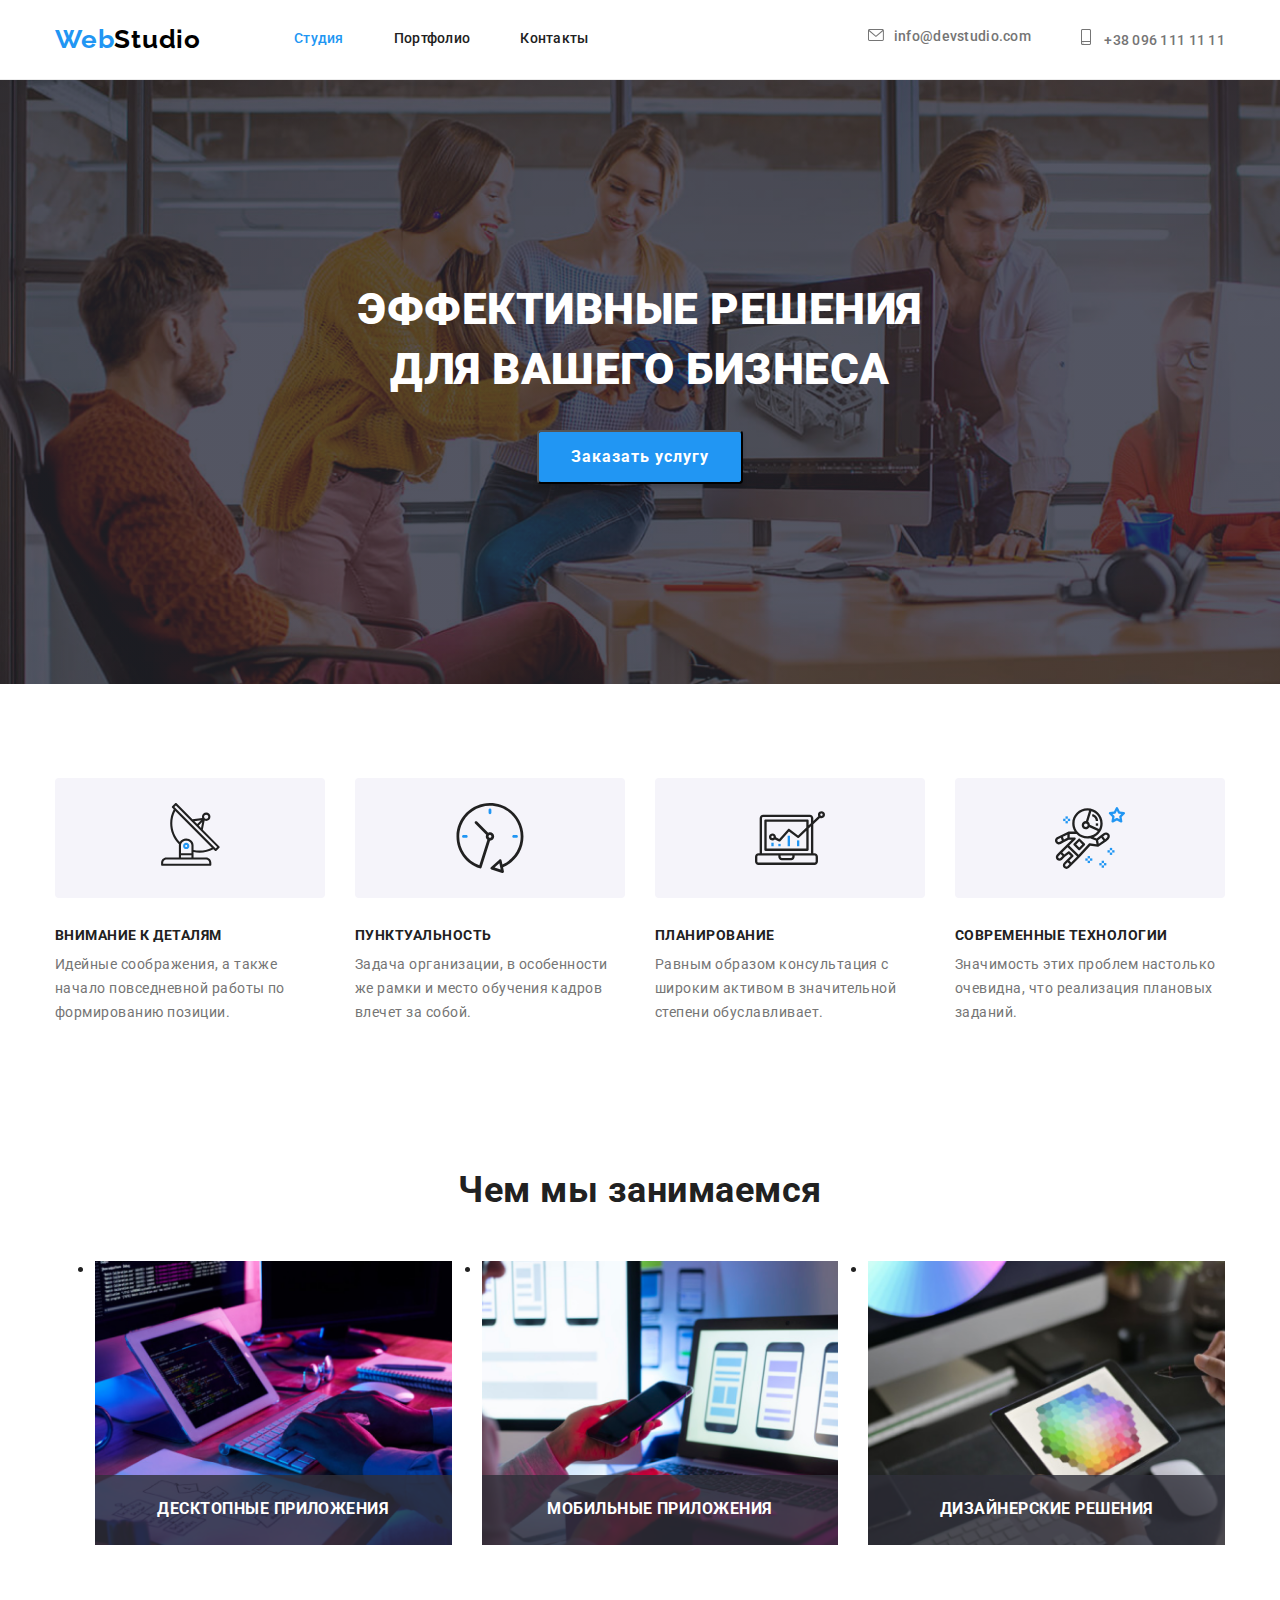
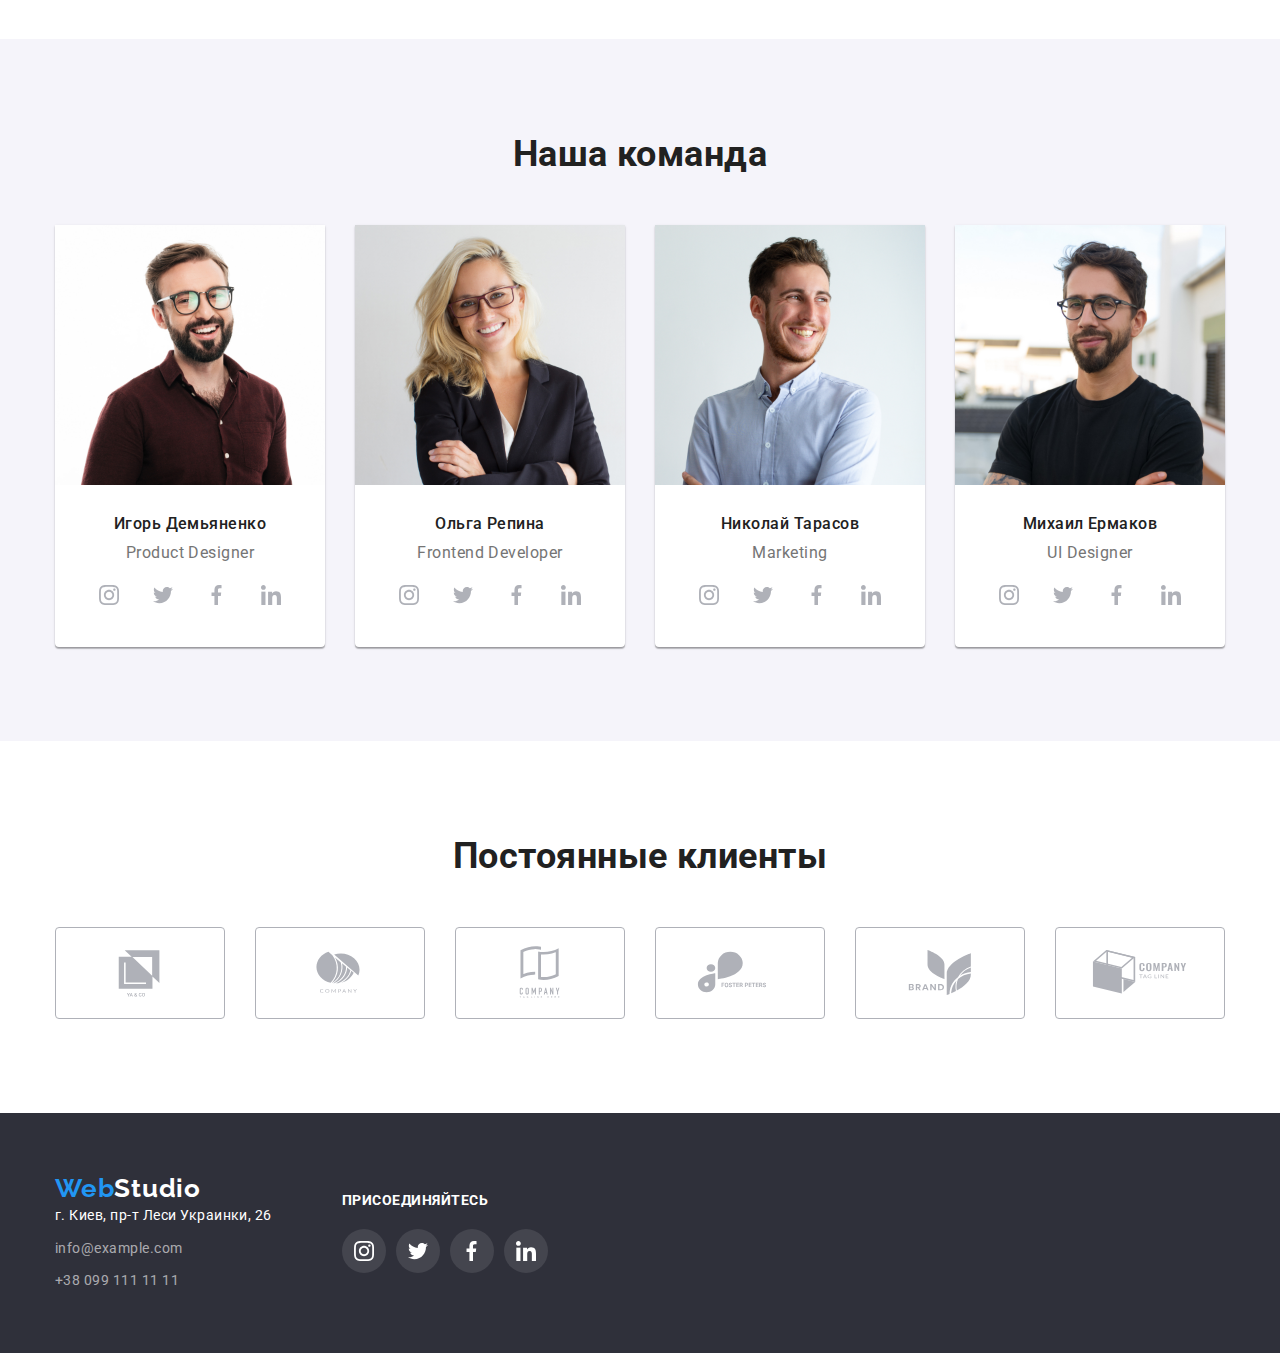
<file: index.html>
<!DOCTYPE html>
<html lang="ru">

<head>
    <meta charset="UTF-8" />
    <meta http-equiv="X-UA-Compatible" content="IE=edge" />
    <meta name="viewport" content="width=device-width, initial-scale=1.0" />
    <title>Главная</title>
    <link rel="preconnect" href="https://fonts.gstatic.com" />
    <link
        href="https://fonts.googleapis.com/css2?family=Raleway:wght@700&family=Roboto:wght@400;500;700;900&display=swap"
        rel="stylesheet" />
    <link rel="stylesheet"
        href="https://cdnjs.cloudflare.com/ajax/libs/modern-normalize/1.0.0/modern-normalize.min.css" />
    <link rel="stylesheet" href="css/styles.css" />
</head>

<body>
    <!--Шапка-->
    <header class="header">
        <div class="container nav">
            <nav class="site-nav">
                <a class="logo tekst-decor" href="index.html">
                    <span class="logo Web">Web</span>Studio
                </a>
                <ul class="nav-list">
                    <li class="item"><a class="nav-link current" href="./index.html">Студия</a></li>
                    <li class="item"><a class="nav-link" href="./portfolio.html">Портфолио</a></li>
                    <li class="item"><a class="nav-link" href="">Контакты</a></li>
                </ul>
            </nav>
            <ul class="header-contacts">
                <li class="item">
                    <a class="contacts-link" href="mailto:info@devstudio.com" lang="en"><svg class="contacts-icon" width="16" height="12">
                        <use href="./imj/symbol-defs.svg#icon-envelope"></use>
                    </svg>info@devstudio.com</a>
                </li>
                <li class="item">
                    <a class="contacts-link" href="tel:+380961111111"><svg class="contacts-icon" width="10" height="16">
                        <use href="./imj/symbol-defs.svg#icon-smartphone"></use>
              </svg>
                    </svg>+38 096 111 11 11</a>
                </li>
            </ul>
        </div>
    </header>
    <!--Уникальный контент-->
    <main>
        <!--Герой-->
        <section class="hero">
            <h1 class="hero-title">
                Эффективные решения<br />
                для вашего бизнеса
            </h1>
            <button class="button" type="button" data-modal-open >Заказать услугу</button>
        </section>
        <!--Особенности-->
        <section class="section features-section">
            <div class="container">
                <h2 class="visually-hidden">Особенности</h2>
                <ul class="features-list">
                    <li class="item">
                        <div class="feature">
                            <svg class="antenna" width="70" height="70">
                                <use href="./imj/icon.svg#icon-antenna-1"></use>
                            </svg>
                        </div>
                        <h3 class="features-header">Внимание к деталям</h3>
                        <p class="features-text">
                            Идейные соображения, а также начало повседневной работы по формированию позиции.
                        </p>
                    </li>
                    <li class="item">
                        <div class="feature">
                            <svg width="70" height="70">
                                <use href="./imj/icon.svg#icon-clock-1"></use>
                            </svg>
                        </div>
                        <h3 class="features-header">Пунктуальность</h3>
                        <p class="features-text">
                            Задача организации, в особенности же рамки и место обучения кадров влечет за собой.
                        </p>
                    </li>
                    <li class="item">
                        <div class="feature">
                            <svg width="70" height="70">
                                <use href="./imj/icon.svg#icon-diagram-1"></use>
                            </svg>
                        </div>
                        <h3 class="features-header">Планирование</h3>
                        <p class="features-text">
                            Равным образом консультация с широким активом в значительной степени обуславливает.
                        </p>
                    </li>
                    <li class="item">
                        <div class="feature">
                            <svg width="70" height="70">
                                <use href="./imj/icon.svg#icon-astronaut-1"></use>
                            </svg>
                        </div>
                        <h3 class="features-header">Современные технологии</h3>
                        <p class="features-text">
                            Значимость этих проблем настолько очевидна, что реализация плановых заданий.
                        </p>
                    </li>
                </ul>
            </div>
        </section>
        <!--Чем мы занимаемся-->
        <section class="section">
            <div class="container">
                <h2 class="occupation-heading">Чем мы занимаемся</h2>
                <ul class="occupation-list">
                    <li class="occupation-item">
                        <img class="occupation-image" width="370" height="294" src="./imj/sprawa/img.png"
                            alt="Работа за ноутбуком" />
                        <div class="occupation-description">
                            <p>Десктопные приложения</p>
                        </div>
                    </li>
                    <li class="occupation-item">
                        <img class="occupation-image" width="370" height="294" src="./imj/sprawa/img-1.png"
                            alt="UX дизайн мобильного макета" />
                        <div class="occupation-description">
                            <p>Мобильные приложения</p>
                        </div>
                    </li>
                    <li class="occupation-item">
                        <img class="occupation-image" width="370" height="294" src="./imj/sprawa/img-2.png"
                            alt="Работа с цветовой палитрой" />
                        <div class="occupation-description">
                            <p>Дизайнерские решения</p>
                        </div>
                    </li>
                </ul>
            </div>
        </section>
        <!--Наша команда-->
    <section class="team section">
        <div class="container">
            <h2 class="team-header">Наша команда</h2>
            <ul class="team-list">
                <li class="item">
                    <img src="./imj/pipol/img1.jpg" alt="Игорь Демьяненко" width="270" height="260" />
                    <div class="card-thumb">
                        <h3 class="team-member">Игорь Демьяненко</h3>
                        <p class="member-post" lang="en">Product Designer</p>
                        <ul class="social-list">
                            <li class="social-item">
                                <a class="social-link" href="">
                                    <svg width="20" height="20">
                                        <use href="./imj/social.svg#icon-instagram-2-1"></use>
                                    </svg>
                                </a>
                            </li>
                            <li class="social-item">
                                <a class="social-link" href="">
                                    <svg width="20" height="20">
                                        <use href="./imj/symbol-defs.svg#icon-twitter"></use>
                                    </svg>
                                </a>
                            </li>
                            <li class="social-item">
                                <a class="social-link" href="">
                                    <svg width="20" height="20">
                                        <use href="./imj/social.svg#icon-Vector-1"></use>
                                    </svg>
                                </a>
                            </li>
                            <li class="social-item">
                                <a class="social-link" href="">
                                    <svg width="20" height="20">
                                        <use href="./imj/social.svg#icon-linkedin-1-1"></use>
                                    </svg>
                                </a>
                            </li>
                        </ul>
                    </div>
                </li>
    
                <li class="item">
                    <img src="./imj/pipol/img(1).jpg" alt="Ольга Репина" width="270" height="260" />
                    <div class="card-thumb">
                        <h3 class="team-member">Ольга Репина</h3>
                        <p class="member-post" lang="en">Frontend Developer</p>
                        <ul class="social-list">
                            <li class="social-item">
                                <a class="social-link" href="">
                                    <svg width="20" height="20">
                                        <use href="./imj/social.svg#icon-instagram-2-1"></use>
                                    </svg>
                                </a>
                            </li>
                            <li class="social-item">
                                <a class="social-link" href="">
                                    <svg width="20" height="20">
                                        <use href="./imj/symbol-defs.svg#icon-twitter"></use>
                                    </svg>
                                </a>
                            </li>
                            <li class="social-item">
                                <a class="social-link" href="">
                                    <svg width="20" height="20">
                                        <use href="./imj/social.svg#icon-Vector-1"></use>
                                    </svg>
                                </a>
                            </li>
                            <li class="social-item">
                                <a class="social-link" href="">
                                    <svg width="20" height="20">
                                        <use href="./imj/social.svg#icon-linkedin-1-1"></use>
                                    </svg>
                                </a>
                            </li>
                        </ul>
                    </div>
                </li>
    
                <li class="item">
                    <img src="./imj/pipol/img(2).jpg" alt="Николай Тарасов" width="270" height="260" />
                    <div class="card-thumb">
                        <h3 class="team-member">Николай Тарасов</h3>
                        <p class="member-post" lang="en">Marketing</p>
                        <ul class="social-list">
                            <li class="social-item">
                                <a class="social-link" href="">
                                    <svg width="20" height="20">
                                        <use href="./imj/social.svg#icon-instagram-2-1"></use>
                                    </svg>
                                </a>
                            </li>
                            <li class="social-item">
                                <a class="social-link" href="">
                                    <svg width="20" height="20">
                                        <use href="./imj/symbol-defs.svg#icon-twitter"></use>
                                    </svg>
                                </a>
                            </li>
                            <li class="social-item">
                                <a class="social-link" href="">
                                    <svg width="20" height="20">
                                        <use href="./imj/social.svg#icon-Vector-1"></use>
                                    </svg>
                                </a>
                            </li>
                            <li class="social-item">
                                <a class="social-link" href="">
                                    <svg width="20" height="20">
                                        <use href="./imj/social.svg#icon-linkedin-1-1"></use>
                                    </svg>
                                </a>
                            </li>
                        </ul>
                    </div>
                </li>
    
                <li class="item">
                    <img src="./imj/pipol/img(3).jpg" alt="Михаил Ермаков" width="270" height="260" />
                    <div class="card-thumb">
                        <h3 class="team-member">Михаил Ермаков</h3>
                        <p class="member-post" lang="en">UI Designer</p>
                        <ul class="social-list">
                            <li class="social-item">
                                <a class="social-link" href="">
                                    <svg width="20" height="20">
                                        <use href="./imj/social.svg#icon-instagram-2-1"></use>
                                    </svg>
                                </a>
                            </li>
                            <li class="social-item">
                                <a class="social-link" href="">
                                    <svg width="20" height="20">
                                        <use href="./imj/symbol-defs.svg#icon-twitter"></use>
                                    </svg>
                                </a>
                            </li>
                            <li class="social-item">
                                <a class="social-link" href="">
                                    <svg width="20" height="20">
                                        <use href="./imj/social.svg#icon-Vector-1"></use>
                                    </svg>
                                </a>
                            </li>
                            <li class="social-item">
                                <a class="social-link" href="">
                                    <svg width="20" height="20">
                                        <use href="./imj/social.svg#icon-linkedin-1-1"></use>
                                    </svg>
                                </a>
                            </li>
                        </ul>
                    </div>
                </li>
            </ul>
        </div>
    </section>
    <!-- Постоянные клиенты -->
    <section class="clients section">
        <div class="container">
            <h2 class="clients-header">Постоянные клиенты</h2>
            <ul class="clients-list">
                <li class="clients-item">
                    <a class="clients-link" href="">
                        <svg width="106" height="60">
                            <use href="./imj/symbol-defs.svg#icon-ya-do"></use>
                        </svg>
                    </a>
                </li>
    
                <li class="clients-item">
                    <a class="clients-link" href="">
                        <svg width="106" height="60">
                            <use href="./imj/symbol-defs.svg#icon-comp"></use>
                        </svg>
                    </a>
                </li>
    
                <li class="clients-item">
                    <a class="clients-link" href="">
                        <svg width="106" height="60">
                            <use href="./imj/symbol-defs.svg#Logo-1"></use>
                        </svg>
                    </a>
                </li>
    
                <li class="clients-item">
                    <a class="clients-link" href="">
                        <svg width="106" height="60">
                            <use href="./imj/symbol-defs.svg#icon-foster"></use>
                        </svg>
                    </a>
                </li>
    
                <li class="clients-item">
                    <a class="clients-link" href="">
                        <svg width="106" height="60">
                            <use href="./imj/symbol-defs.svg#icon-brand"></use>
                        </svg>
                    </a>
                </li>
    
                <li class="clients-item">
                    <a class="clients-link" href="">
                        <svg width="106" height="60">
                            <use href="./imj/symbol-defs.svg#icon-teg-line-comp"></use>
                        </svg>
                    </a>
                </li>
            </ul>
        </div>
    </section>
    </main>
    <!--Футер-->
<footer class="footer">
    <div class="footer-container container">
        <div class="footer-address-container">
        <a class="logo tekst-decor" href="index.html">
            <span class="logo Web">Web</span><span class="studio-futer logo tekst-decor">Studio</span>
        </a>
            <address class="address">
                <ul class="footer-list">
                    <li class="item">
                        <a class="map" href="https://goo.gl/maps/ndfTdwWSWEVe3gq89" rel="nofollow norefferer noopener"
                            target="_blank">г. Киев, пр-т Леси Украинки, 26</a>
                    </li>
                    <li class="item" lang="en">
                        <a class="link" href="mailto:info@example.com">info@example.com</a>
                    </li>
                    <li class="item"><a class="link" href="tel:+380991111111">+38 099 111 11 11</a></li>
                </ul>
            </address>
        </div>
    <div class="footer-social-container">
        <h2 class="footer-social-header">присоединяйтесь</h2>
        <ul class="footer-social-list">
            <li class="footer-social-item">
                <a class="footer-social-link" href="">
                    <svg width="20" height="20">
                        <use href="./imj/social.svg#icon-instagram-2-1"></use>
                    </svg>
                </a>
            </li>
    
            <li class="footer-social-item">
                <a class="footer-social-link" href="">
                    <svg width="20" height="20">
                        <use href="./imj/symbol-defs.svg#icon-twitter"></use>
                    </svg>
                </a>
            </li>
    
            <li class="footer-social-item">
                <a class="footer-social-link" href="">
                    <svg width="20" height="20">
                        <use href="./imj/social.svg#icon-Vector-1"></use>
                    </svg>
                </a>
            </li>
    
            <li class="footer-social-item">
                <a class="footer-social-link" href="">
                    <svg width="20" height="20">
                        <use href="./imj/social.svg#icon-linkedin-1-1"></use>
                    </svg>
                </a>
            </li>
        </ul>
    </div>
</footer>
<!--Модальное окно-->
<div class="backdrop-filter backdrop-filter__is-hidden" data-modal>
    <div class="form-modal">
        <button class="close-button" data-modal-close>
            <svg class="close-icon" width="11" height="11">
                <use href="./imj/croses.svg#icon-croses"></use>
            </svg>
        </button>
    </div>
<script src="./js/modal.js"></script>
</body>

</html>
</file>
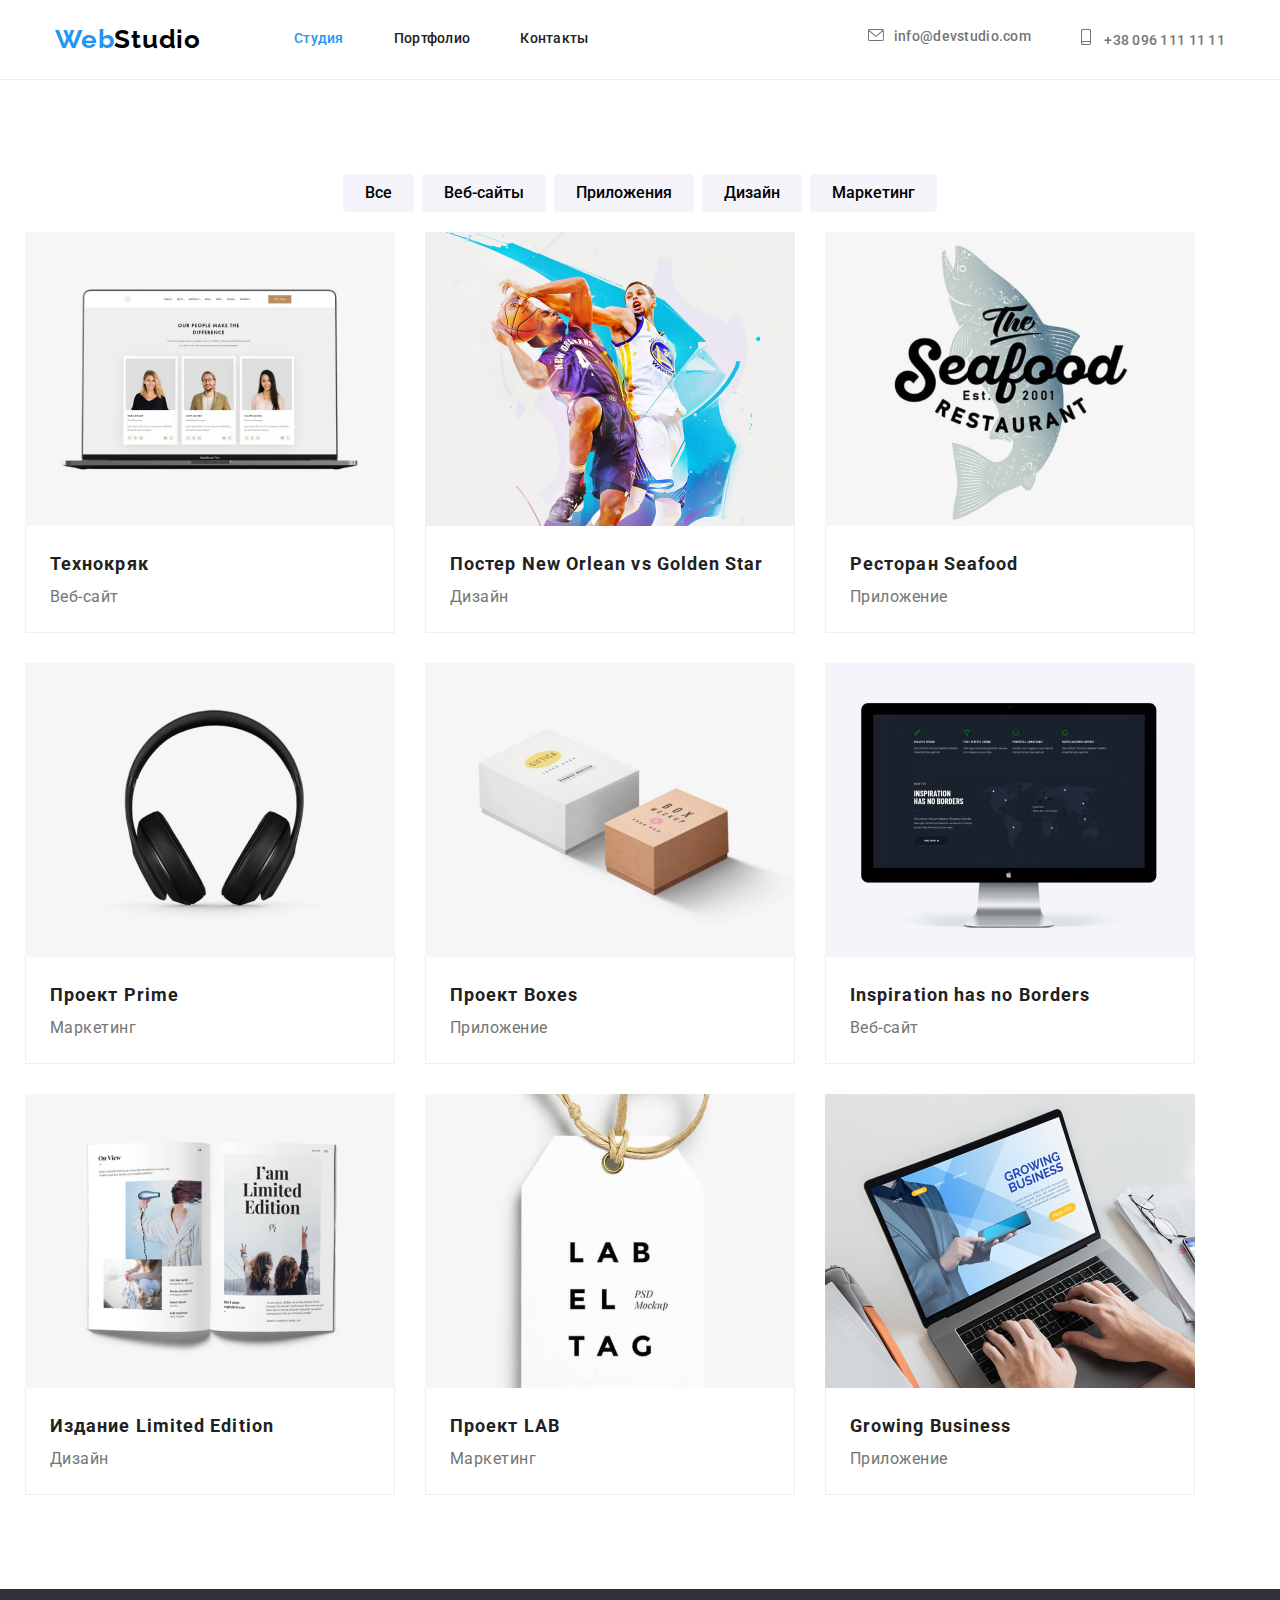
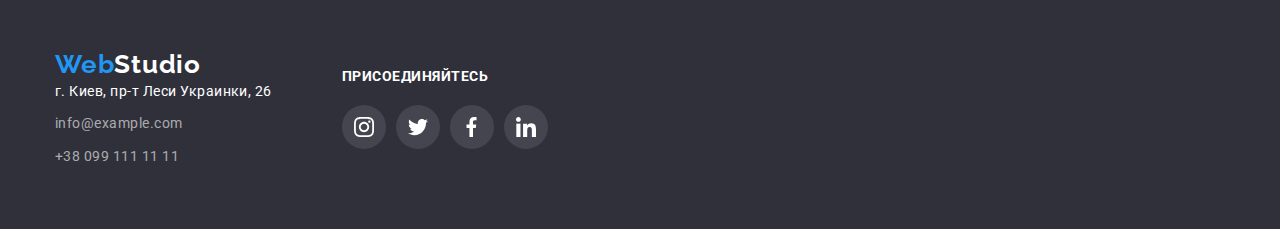
<file: portfolio.html>
<!DOCTYPE html>
<html lang="ru">
  <head>
    <meta charset="UTF-8" />
    <meta http-equiv="X-UA-Compatible" content="IE=edge" />
    <meta name="viewport" content="width=device-width, initial-scale=1.0" />
    <title>Портфолио</title>
    <link rel="preconnect" href="https://fonts.gstatic.com" />
    <link
      href="https://fonts.googleapis.com/css2?family=Raleway:wght@700&family=Roboto:wght@400;500;700;900&display=swap"
      rel="stylesheet"
    />
    <link
      rel="stylesheet"
      href="https://cdnjs.cloudflare.com/ajax/libs/modern-normalize/1.0.0/modern-normalize.min.css"
    />
    <link rel="stylesheet" href="css/styles.css" />
</head>
<!--Шапка-->
<header class="header">
    <div class="container nav">
        <nav class="site-nav">
            <a class="logo tekst-decor" href="index.html">
                <span class="logo Web">Web</span>Studio
            </a>
            <ul class="nav-list">
                <li class="item"><a class="nav-link current" href="./index.html">Студия</a></li>
                <li class="item"><a class="nav-link" href="./portfolio.html">Портфолио</a></li>
                <li class="item"><a class="nav-link" href="">Контакты</a></li>
            </ul>
        </nav>
        <ul class="header-contacts">
            <li class="item">
                <a class="contacts-link" href="mailto:info@devstudio.com" lang="en"><svg class="contacts-icon"
                        width="16" height="12">
                        <use href="./imj/symbol-defs.svg#icon-envelope"></use>
                    </svg>info@devstudio.com</a>
            </li>
            <li class="item">
                <a class="contacts-link" href="tel:+380961111111"><svg class="contacts-icon" width="10" height="16">
                        <use href="./imj/symbol-defs.svg#icon-smartphone"></use>
                    </svg>
                    </svg>+38 096 111 11 11</a>
            </li>
        </ul>
    </div>
</header>
    <!--Уникальный контент-->
    <main>
        <!--Галерея-->
        <section class="portfolio section">
            <div class="container">
                <h1 class="visually-hidden">Наши работы</h1>
                <ul class="filter-list">
                    <li class="item"><button class="filter-item" type="button">Все</button></li>
                    <li class="item"><button class="filter-item" type="button">Веб-сайты</button></li>
                    <li class="item"><button class="filter-item" type="button">Приложения</button></li>
                    <li class="item"><button class="filter-item" type="button">Дизайн</button></li>
                    <li class="item"><button class="filter-item" type="button">Маркетинг</button></li>
                </ul>
                <ul class="projects-list">
                    <li class="project-item">
                        <a href="" class="project-link">
                            <div class="animation-container">
                                <img class="project-thumbnail" width="370" height="294" src="./../imj/produkt/tehnokrai-img.png"
                                    alt="Технокряк" />
                                <div class="animation-content">
                                    <p>
                                        Технокряк это современная площадка распространения
                                        коронавируса. Компании используют эту платформу для
                                        цифрового шпионажа и атак на защищённые сервера
                                        конкурентов.
                                    </p>
                                </div>
                            </div>
                            <div class="project-info">
                                <h2 class="project-heading">Технокряк</h2>
                                <p class="project-description">Веб-сайт</p>
                            </div>
                        </a>
                    </li>
                    <li class="project-item">
                        <a href="" class="project-link">
                            <div class="animation-container">
                                <img class="project-thumbnail" width="370" height="294" src="./../imj/produkt/poster-imj.png"
                                    alt="Технокряк" />
                                <div class="animation-content">
                                    <p>
                                        Технокряк это современная площадка распространения
                                        коронавируса. Компании используют эту платформу для
                                        цифрового шпионажа и атак на защищённые сервера
                                        конкурентов.
                                    </p>
                                </div>
                            </div>
                            <div class="project-info">
                                <h2 class="project-heading">
                                    Постер New Orlean vs Golden Star
                                </h2>
                                <p class="project-description">Дизайн</p>
                            </div>
                        </a>
                    </li>
                    <li class="project-item">
                        <a href="" class="project-link">
                            <div class="animation-container">
                                <img class="project-thumbnail" width="370" height="294" src="./../imj/produkt/logo-restoran-imj.png"
                                    alt="Технокряк" />
                                <div class="animation-content">
                                    <p>
                                        Технокряк это современная площадка распространения
                                        коронавируса. Компании используют эту платформу для
                                        цифрового шпионажа и атак на защищённые сервера
                                        конкурентов.
                                    </p>
                                </div>
                            </div>
                            <div class="project-info">
                                <h2 class="project-heading">Ресторан Seafood</h2>
                                <p class="project-description">Приложение</p>
                            </div>
                        </a>
                    </li>
                    <li class="project-item">
                        <a href="" class="project-link">
                            <div class="animation-container">
                                <img class="project-thumbnail" width="370" height="294" src="./../imj/produkt/disin-naushnikov-imj.png"
                                    alt="Технокряк" />
                                <div class="animation-content">
                                    <p>
                                        Технокряк это современная площадка распространения
                                        коронавируса. Компании используют эту платформу для
                                        цифрового шпионажа и атак на защищённые сервера
                                        конкурентов.
                                    </p>
                                </div>
                            </div>
                            <div class="project-info">
                                <h2 class="project-heading">Проект Prime</h2>
                                <p class="project-description">Маркетинг</p>
                            </div>
                        </a>
                    </li>
                    <li class="project-item">
                        <a href="" class="project-link">
                            <div class="animation-container">
                                <img class="project-thumbnail" width="370" height="294" src="./../imj/produkt/bokses-img.png"
                                    alt="Технокряк" />
                                <div class="animation-content">
                                    <p>
                                        Технокряк это современная площадка распространения
                                        коронавируса. Компании используют эту платформу для
                                        цифрового шпионажа и атак на защищённые сервера
                                        конкурентов.
                                    </p>
                                </div>
                            </div>
                            <div class="project-info">
                                <h2 class="project-heading">Проект Boxes</h2>
                                <p class="project-description">Приложение</p>
                            </div>
                        </a>
                    </li>
                    <li class="project-item">
                        <a href="" class="project-link">
                            <div class="animation-container">
                                <img class="project-thumbnail" width="370" height="294" src="./../imj/produkt/veb-sait-img.png"
                                    alt="Технокряк" />
                                <div class="animation-content">
                                    <p>
                                        Технокряк это современная площадка распространения
                                        коронавируса. Компании используют эту платформу для
                                        цифрового шпионажа и атак на защищённые сервера
                                        конкурентов.
                                    </p>
                                </div>
                            </div>
                            <div class="project-info">
                                <h2 class="project-heading">Inspiration has no Borders</h2>
                                <p class="project-description">Веб-сайт</p>
                            </div>
                        </a>
                    </li>
                    <li class="project-item">
                        <a href="" class="project-link">
                            <div class="animation-container">
                                <img class="project-thumbnail" width="370" height="294" src="./../imj/produkt/limited-edition-img.png"
                                    alt="Технокряк" />
                                <div class="animation-content">
                                    <p>
                                        Технокряк это современная площадка распространения
                                        коронавируса. Компании используют эту платформу для
                                        цифрового шпионажа и атак на защищённые сервера
                                        конкурентов.
                                    </p>
                                </div>
                            </div>
                            <div class="project-info">
                                <h2 class="project-heading">Издание Limited Edition</h2>
                                <p class="project-description">Дизайн</p>
                            </div>
                        </a>
                    </li>
                    <li class="project-item">
                        <a href="" class="project-link">
                            <div class="animation-container">
                                <img class="project-thumbnail" width="370" height="294" src="./../imj/produkt/lab-img.png"
                                    alt="Технокряк" />
                                <div class="animation-content">
                                    <p>
                                        Технокряк это современная площадка распространения
                                        коронавируса. Компании используют эту платформу для
                                        цифрового шпионажа и атак на защищённые сервера
                                        конкурентов.
                                    </p>
                                </div>
                            </div>
                            <div class="project-info">
                                <h2 class="project-heading">Проект LAB</h2>
                                <p class="project-description">Маркетинг</p>
                            </div>
                        </a>
                    </li>
                    <li class="project-item">
                        <a href="" class="project-link">
                            <div class="animation-container">
                                <img class="project-thumbnail" width="370" height="294" src="./../imj/produkt/groving-bisnes-img.png"
                                    alt="Технокряк" />
                                <div class="animation-content">
                                    <p>
                                        Технокряк это современная площадка распространения
                                        коронавируса. Компании используют эту платформу для
                                        цифрового шпионажа и атак на защищённые сервера
                                        конкурентов.
                                    </p>
                                </div>
                            </div>
                            <div class="project-info">
                                <h2 class="project-heading">Growing Business</h2>
                                <p class="project-description">Приложение</p>
                            </div>
                        </a>
                    </li>
                </ul>
        </section>
    </main>
    <!--Футер-->
<footer class="footer">
    <div class="footer-container container">
        <div class="footer-address-container">
            <a class="logo tekst-decor" href="index.html">
                <span class="logo Web">Web</span><span class="studio-futer logo tekst-decor">Studio</span>
            </a>
            <address class="address">
                <ul class="footer-list">
                    <li class="item">
                        <a class="map" href="https://goo.gl/maps/ndfTdwWSWEVe3gq89" rel="nofollow norefferer noopener"
                            target="_blank">г. Киев, пр-т Леси Украинки, 26</a>
                    </li>
                    <li class="item" lang="en">
                        <a class="link" href="mailto:info@example.com">info@example.com</a>
                    </li>
                    <li class="item"><a class="link" href="tel:+380991111111">+38 099 111 11 11</a></li>
                </ul>
            </address>
        </div>
        <div class="footer-social-container">
            <h2 class="footer-social-header">присоединяйтесь</h2>
            <ul class="footer-social-list">
                <li class="footer-social-item">
                    <a class="footer-social-link" href="">
                        <svg width="20" height="20">
                            <use href="./imj/social.svg#icon-instagram-2-1"></use>
                        </svg>
                    </a>
                </li>

                <li class="footer-social-item">
                    <a class="footer-social-link" href="">
                        <svg width="20" height="20">
                            <use href="./imj/symbol-defs.svg#icon-twitter"></use>
                        </svg>
                    </a>
                </li>

                <li class="footer-social-item">
                    <a class="footer-social-link" href="">
                        <svg width="20" height="20">
                            <use href="./imj/social.svg#icon-Vector-1"></use>
                        </svg>
                    </a>
                </li>

                <li class="footer-social-item">
                    <a class="footer-social-link" href="">
                        <svg width="20" height="20">
                            <use href="./imj/social.svg#icon-linkedin-1-1"></use>
                        </svg>
                    </a>
                </li>
            </ul>
        </div>
</footer>
</body>

</html>
</file>
<file: css/styles.css>
:root {
  --primary-text-color: #212121;
  --secondary-text-color: #757575;
  --primary-background-color: #ffffff;
  --secondary-background-color: #f5f4fa;
  --primary-accent-color: #2196f3;
  --footer-contacts-color: rgba(255, 255, 255, 0.6);
  --footer-backgroung-color: #2f303a;
  --hero-button-hover-color: #188ce8;
  --portfolio-cards-border-color: #eeeeee;
  --logo-secondary-color: #000000;
  --header-line-color: #afb1b8;
}
/* ================ Сбросы ================ */
h1,
h2,
h3,
h4,
h5,
h6,
p,
ul {
  margin: 0;
}
img {
  display: block;
  max-width: 100%;
  height: auto;
}
/* ================ Общие стили ================ */
.logo {
  font-family: Raleway;
  font-style: normal;
  font-weight: bold;
  font-size: 26px;
  line-height: 1.19;
  letter-spacing: 0.03em;
  display: inline;
  color: #000;
  text-decoration: none;
}
.Web {
  color: #2196f3;
}
.container {
  width: 1200px;
  padding-left: 15px;
  padding-right: 15px;
  margin-right: auto;
  margin-left: auto;
  box-sizing: border-box;
}
.section {
  padding-top: 94px;
  padding-bottom: 94px;
}
body {
  font-family: "Roboto", "Raleway", sans-serif;
  font-style: normal;
  /* background-color: var(--primary-background-color);
 */
  background-color: #ffffff;
  color:/* var(--primary-text-color)*/ #212121;
  letter-spacing: 0.03em;
}
.visually-hidden {
  position: absolute;
  width: 1px;
  height: 1px;
  margin: -1px;
  border: 0;
  padding: 0;

  white-space: nowrap;
  clip-path: inset(100%);
  clip: rect(0 0 0 0);
  overflow: hidden;
}
/* ========================= Хедер ========================= */
.header {
  max-width: 1600px;
  margin-left: auto;
  margin-right: auto;
  border-bottom: 1px solid #ececec;
}
.nav {
  display: flex;
  align-items: center;
  padding-top: 24px;
  padding-bottom: 24px;
}
.site-nav {
  display: flex;
}
.nav-list {
  font-weight: 500;
  font-size: 14px;
  line-height: 1.14;
  list-style: none;
  letter-spacing: 0.02em;
  display: flex;
  align-items: center;
  padding-left: 0;
  margin-left: 93px;
}
.nav-list .item + .item {
  margin-left: 50px;
}

.nav-link {
  text-decoration: none;
  color: inherit;
}
.nav-link:hover,
.nav-link:focus {
  color: #2196f3;
}
.nav-link.current {
  color: #2196f3;
}
.header-contacts {
  font-weight: 500;
  font-size: 14px;
  line-height: 1.14;
  list-style: none;
  letter-spacing: 0.02em;
  display: flex;
  margin-left: auto;
  padding-left: 0;
}
.header-contacts .item + .item {
  margin-left: 50px;
}
.contacts-link {
  text-decoration: none;
  color: #757575;
}
.contacts-link:hover,
.contacts-link:focus {
  color: #2196f3;
}
.contacts-icon {
  fill: currentColor;
  margin-right: 10px;
}
/* ========================= Конец Хедера ========================= */

/* ========================= ГЛАВНАЯ СТРАНИЦА ========================= */

/* ========================= Герой ========================= */
.hero {
  text-align: center;
  background-color: #2f303a;
  background-image: linear-gradient(
      to right,
      rgba(47, 48, 58, 0.58),
      rgba(47, 48, 58, 0.58)
    ),
    url(/imj/bakgraund-img/bakimg.jpg);
  color: #ffffff;
  max-width: 1600px;
  margin-left: auto;
  margin-right: auto;
  padding-top: 200px;
  padding-bottom: 200px;
  background-size: cover;
}
.hero-title {
  font-weight: 900;
  font-size: 44px;
  line-height: 1.36;
  text-transform: uppercase;
  margin-bottom: 30px;
}
.button {
  font-weight: 700;
  font-size: 16px;
  line-height: 1.87;
  color: #ffffff;
  background-color: #2196f3;
  cursor: pointer;
  padding: 10px 32px;
  letter-spacing: 0.06em;
  box-shadow: 0px 4px 4px rgba(0, 0, 0, 0.15);
  border-radius: 4px;
}
.button:hover,
.button:focus {
  background-color: #188ce8;
}
/* ========================= Конец Героя ========================= */
/* ========================= Особенности ========================= */
.feature {
  background-color: #f5f4fa;
  width: 270px;
  height: 120px;
  display: flex;
  justify-content: center;
  align-items: center;
  margin-bottom: 30px;
  border-radius: 4px;
}
.features-section {
  padding-bottom: 47px;
}
.features-list {
  list-style: none;
  padding-left: 0;
  display: flex;
}
.features-list > .item {
  min-width: 270px;
  min-height: 251px;
  flex-basis: calc((100% - 120px) / 4);
}
.features-list > .item:not(:last-child) {
  margin-right: 30px;
}
.features-header {
  font-size: 14px;
  line-height: 1.14;
  text-transform: uppercase;
  margin-bottom: 10px;
}
.features-text {
  font-size: 14px;
  line-height: 1.71;
  color: #757575;
}
/* ========================= Конец Оссобенностей ========================= */
/* ========================= Чем мы занимаемся ========================= */
.occupation-heading,
.team-heading,
.clients-heading {
  text-align: center;
  font-weight: 700;
  font-size: 36px;
  line-height: 1.16;
}

.occupation-list,
.team-list,
.projects-list {
  margin-top: 50px;
  display: flex;
}

.occupation-item {
  position: relative;
}

.occupation-item:not(:last-child),
.team-item:not(:last-child) {
  margin-right: 30px;
}

.occupation-image,
.teammember-image,
.project-thumbnail,
.project-link {
  display: block;
}

.occupation-description {
  position: absolute;
  left: 0;
  bottom: 0;
  display: flex;
  justify-content: center;
  align-items: center;
  height: 70px;
  width: 100%;
  background-color: rgba(47, 48, 58, 0.8);
}

.occupation-description > p {
  font-weight: 700;
  text-align: center;
  letter-spacing: 0.03em;
  text-transform: uppercase;
  color: #ffffff;
}
/* ========================= Конец Чем мы занимаемся ========================= */
/* ========================= Наша команда ========================= */
.team {
  background-color: #f5f4fa;
}
.team-header {
  font-size: 36px;
  line-height: 1.17;
  text-align: center;
  margin-bottom: 50px;
}
.team-list {
  list-style: none;
  display: flex;
  padding-left: 0;
}
.team-list > .item {
  background-color: #ffffff;
  box-shadow: 0px 1px 3px rgba(0, 0, 0, 0.12), 0px 1px 1px rgba(0, 0, 0, 0.14),
    0px 2px 1px rgba(0, 0, 0, 0.2);
  border-radius: 0px 0px 4px 4px;
}
.team-list .item + .item {
  margin-left: 30px;
}
.team-member {
  font-weight: 500;
  font-size: 16px;
  line-height: 1.18;
  text-align: center;
  margin-bottom: 10px;
}
.member-post {
  font-weight: 400;
  font-size: 16px;
  line-height: 1.18;
  color: #757575;
  text-align: center;
  margin-bottom: 10px;
}
.social-list {
  list-style: none;
  display: flex;
  padding: 0;
  justify-content: center;
}
.social-item:not(:last-child) {
  margin-right: 10px;
}
.social-link {
  width: 44px;
  height: 44px;
  display: flex;
  justify-content: center;
  align-items: center;
  border-radius: 50%;
  fill: #afb1b8;
}
.social-link:hover,
.social-link:focus {
  background-color: #2196f3;
  fill: #ffffff;
}
.team-list .card-thumb {
  padding-top: 30px;
  padding-bottom: 30px;
}
/* ========================= Конец Наша команда ========================= */
/* ===================== Начало Постоянные клиенты ===================== */
.clients-header {
  font-size: 36px;
  line-height: 1.17;
  text-align: center;
  margin-bottom: 50px;
}
.clients-list {
  list-style: none;
  display: flex;
  padding: 0;
}
.clients-item:not(:last-child) {
  margin-right: 30px;
}
.clients-link {
  width: 170px;
  height: 92px;
  display: flex;
  justify-content: center;
  align-items: center;
  fill: #afb1b8;
  border: 1px solid #afb1b8;
  border-radius: 4px;
}
.clients-link:hover,
.clients-link:focus {
  fill: #2196f3;
  border: 1px solid #2196f3;
}
/* ===================== Начало Постоянные клиенты ===================== */

/*========================= ПОРТФОЛИО =========================*/

/* ========================= Фильтр ========================= */
.filter-list {
  list-style: none;
  display: flex;
  padding-left: 0;
  margin-bottom: 50px;
  justify-content: center;
}
.filter-list > .item + .item {
  margin-left: 8px;
}
.filter-item {
  font-weight: 500;
  font-size: 16px;
  line-height: 1.62;
  background-color: #f5f4fa;
  padding: 6px 22px;
  border-radius: 4px;
  border: none;
}
.filter-item:hover,
.filter-item:focus {
  color: #ffffff;
  background-color: #2196f3;
  box-shadow: 0px 3px 1px rgba(0, 0, 0, 0.1), 0px 1px 2px rgba(0, 0, 0, 0.08),
    0px 2px 2px rgba(0, 0, 0, 0.12);
}
/* ========================= Конец Фильтр ========================= */
/* ========================= Галерея ========================= */
.projects-list {
  list-style: none;
  padding-left: 0;
  display: flex;
  flex-wrap: wrap;
  margin-top: -30px;
  margin-left: -30px;
}
.project-item {
  margin-right: 30px;
  margin-bottom: 30px;
}

.project-item:nth-child(3n + 3) {
  margin-right: 0;
}

.project-item:nth-last-child(-n + 3) {
  margin-bottom: 0;
}

.project-link {
  text-decoration: none;
}

.animation-container {
  position: relative;
  overflow: hidden;
  width: 100%;
}

.animation-content {
  position: absolute;
  display: flex;
  height: 100%;
  justify-content: center;
  align-items: center;
  padding: 24px;
  background-color: rgba(33, 150, 243, 0.9);
  transition: transform 0.25s cubic-bezier(0.4, 0, 0.2, 1);
}

.animation-content > p {
  font-size: 18px;
  line-height: 1.55;
  color: #ffffff;
}
.project-link:hover,
.project-link:focus {
  box-shadow: 0px 1px 1px rgba(0, 0, 0, 0.12), 0px 4px 4px rgba(0, 0, 0, 0.06),
    1px 4px 6px rgba(0, 0, 0, 0.16);
  transition: box-shadow 0.25s cubic-bezier(0.4, 0, 0.2, 1);
}

.project-link:hover .animation-content {
  transform: translateY(-100%);
}
.project-info {
  padding: 20px 24px;
  background: #ffffff;
  border-left: 1px solid #eeeeee;
  border-right: 1px solid #eeeeee;
  border-bottom: 1px solid #eeeeee;
}

.project-heading {
  font-weight: 700;
  font-size: 18px;
  line-height: 2;
  letter-spacing: 0.06em;
  color: #212121;
}

.project-description {
  font-size: 16px;
  line-height: 1.87;
  color: #757575;
}

/* ========================= Конец Галерея ========================= */
/* ========================= Футер ========================= */
.footer {
  background-color: #2f303a;
  max-width: 1600px;
  margin-right: auto;
  margin-left: auto;
  padding-top: 60px;
  padding-bottom: 60px;
  align-items: center;
}
.map {
  color: inherit;
  text-decoration: none;
}
.map:hover,
.map:focus {
  color: #2196f3;
}
.address {
  font-style: normal;
  font-size: 14px;
  line-height: 1.71;
  color: #ffffff;
}
.footer-studio {
  color: #ffffff;
}
.footer-list {
  list-style: none;
  padding-left: 0;
  /*margin-top: 20px;*/
}
.footer-list .item + .item {
  margin-top: 9px;
}
.address .link {
  text-decoration: none;
  color: rgba(255, 255, 255, 0.6);
}
.address .link:hover,
.address .link:focus {
  color: #2196f3;
}
.studio-futer {
  color: #ffffff;
}
.footer-social-container {
  width: 206px;
  height: 80px;
  left: 516px;
  top: 1703px;
}
.footer-container {
  display: flex;
  align-items: center;
}
.footer-address-container {
  margin-right: 70px;
}
.footer-social-header {
  color: #ffffff;
  text-transform: uppercase;
  font-size: 14px;
  line-height: 1.14;
  margin-bottom: 20px;
}
.footer-social-list {
  list-style: none;
  display: flex;
  padding-left: 0;
}
.footer-social-item:not(:last-child) {
  margin-right: 10px;
}
.footer-social-link {
  width: 44px;
  height: 44px;
  display: flex;
  justify-content: center;
  align-items: center;
  background-color: rgba(255, 255, 255, 0.1);
  border-radius: 50px;
  fill: #ffffff;
}
.footer-social-link:hover,
.footer-social-link:focus {
  fill: #ffffff;
  background-color: #2196f3;
}
/* ========================= Конец Футер ========================= */
.form-modal {
  position: relative;
  width: 528px;
  height: 581px;
  background-color: #ffffff;
  box-shadow: 0px 1px 3px rgba(0, 0, 0, 0.12), 0px 1px 1px rgba(0, 0, 0, 0.14),
    0px 2px 1px rgba(0, 0, 0, 0.2);
  border-radius: 4px;
  z-index: 3;
}
.backdrop-filter {
  position: fixed;
  z-index: 2;
  top: 0;
  left: 0;
  bottom: 0;
  right: 0;
  display: flex;
  justify-content: center;
  align-items: center;
  background-color: rgba(0, 0, 0, 0.2);
  opacity: 100;
  transition: opacity 0.25s cubic-bezier(0.4, 0, 0.2, 1);
}
.close-button {
  position: absolute;
  top: 8px;
  right: 8px;
  height: 30px;
  width: 30px;
  display: flex;
  justify-content: center;
  align-items: center;
  padding: 9px;
  background: #ffffff;
  border: 1px solid rgba(0, 0, 0, 0.1);
  border-radius: 50%;
  cursor: pointer;
  transition: color 0.25s cubic-bezier(0.4, 0, 0.2, 1);
}
.backdrop-filter__is-hidden {
  pointer-events: none;
  opacity: 0;
  transform: opacity 0.25s cubic-bezier(0.4, 0, 0.2, 1);
}
.visually-hidden {
  position: absolute;
  clip: rect(0 0 0 0);
  width: 1px;
  height: 1px;
  margin: -1px;
}
</file>
